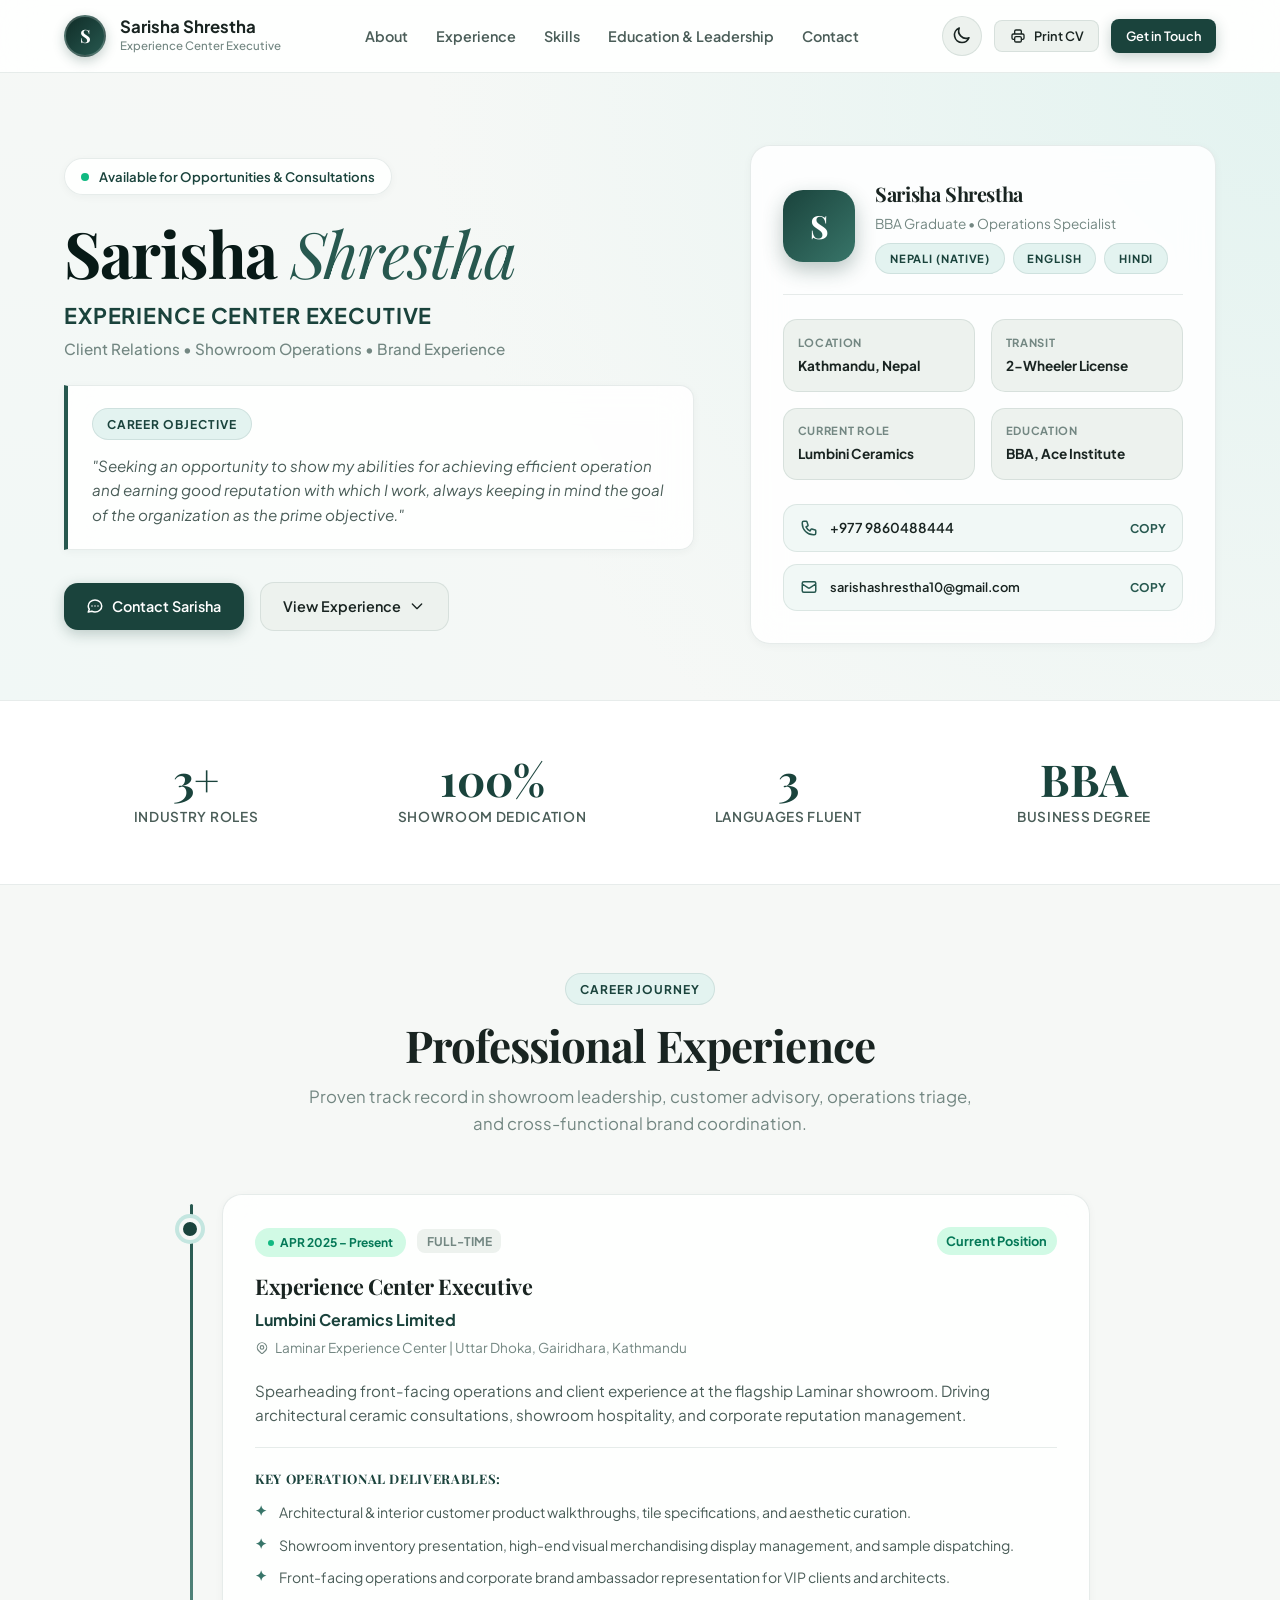
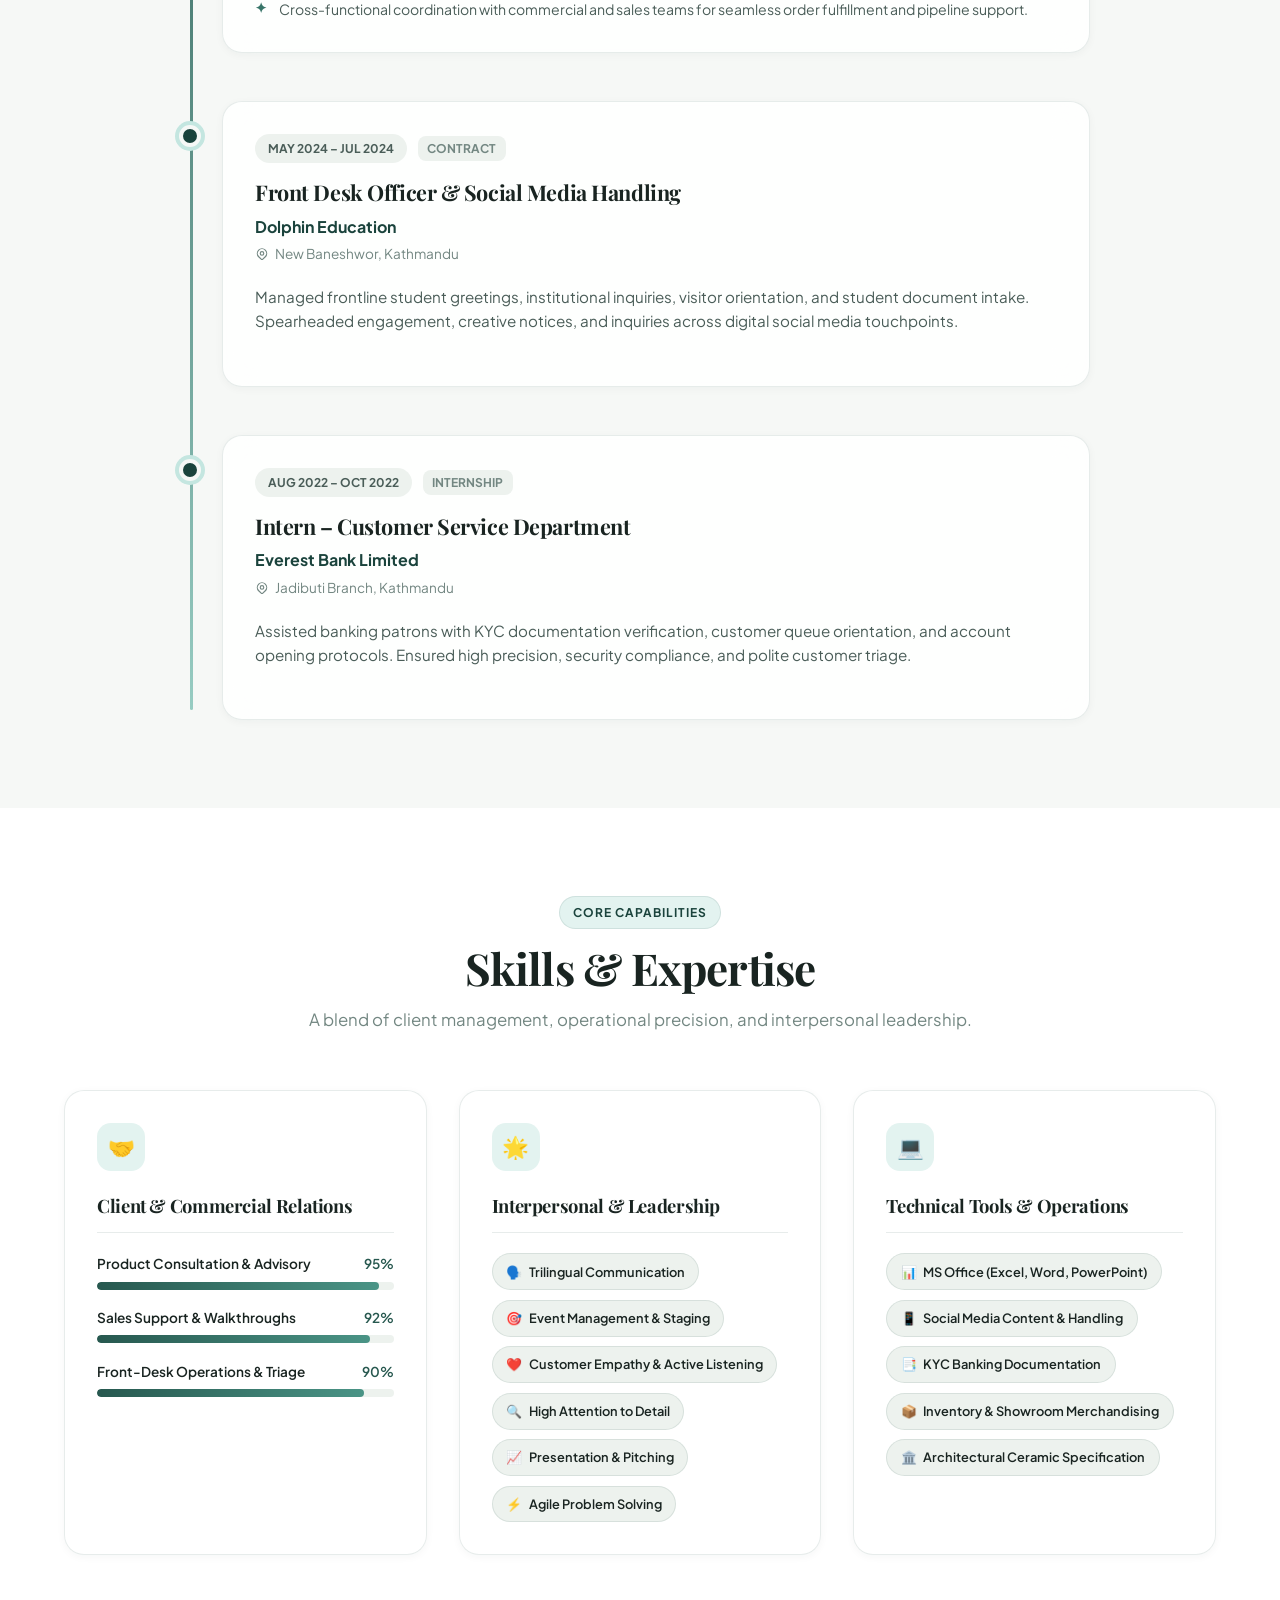
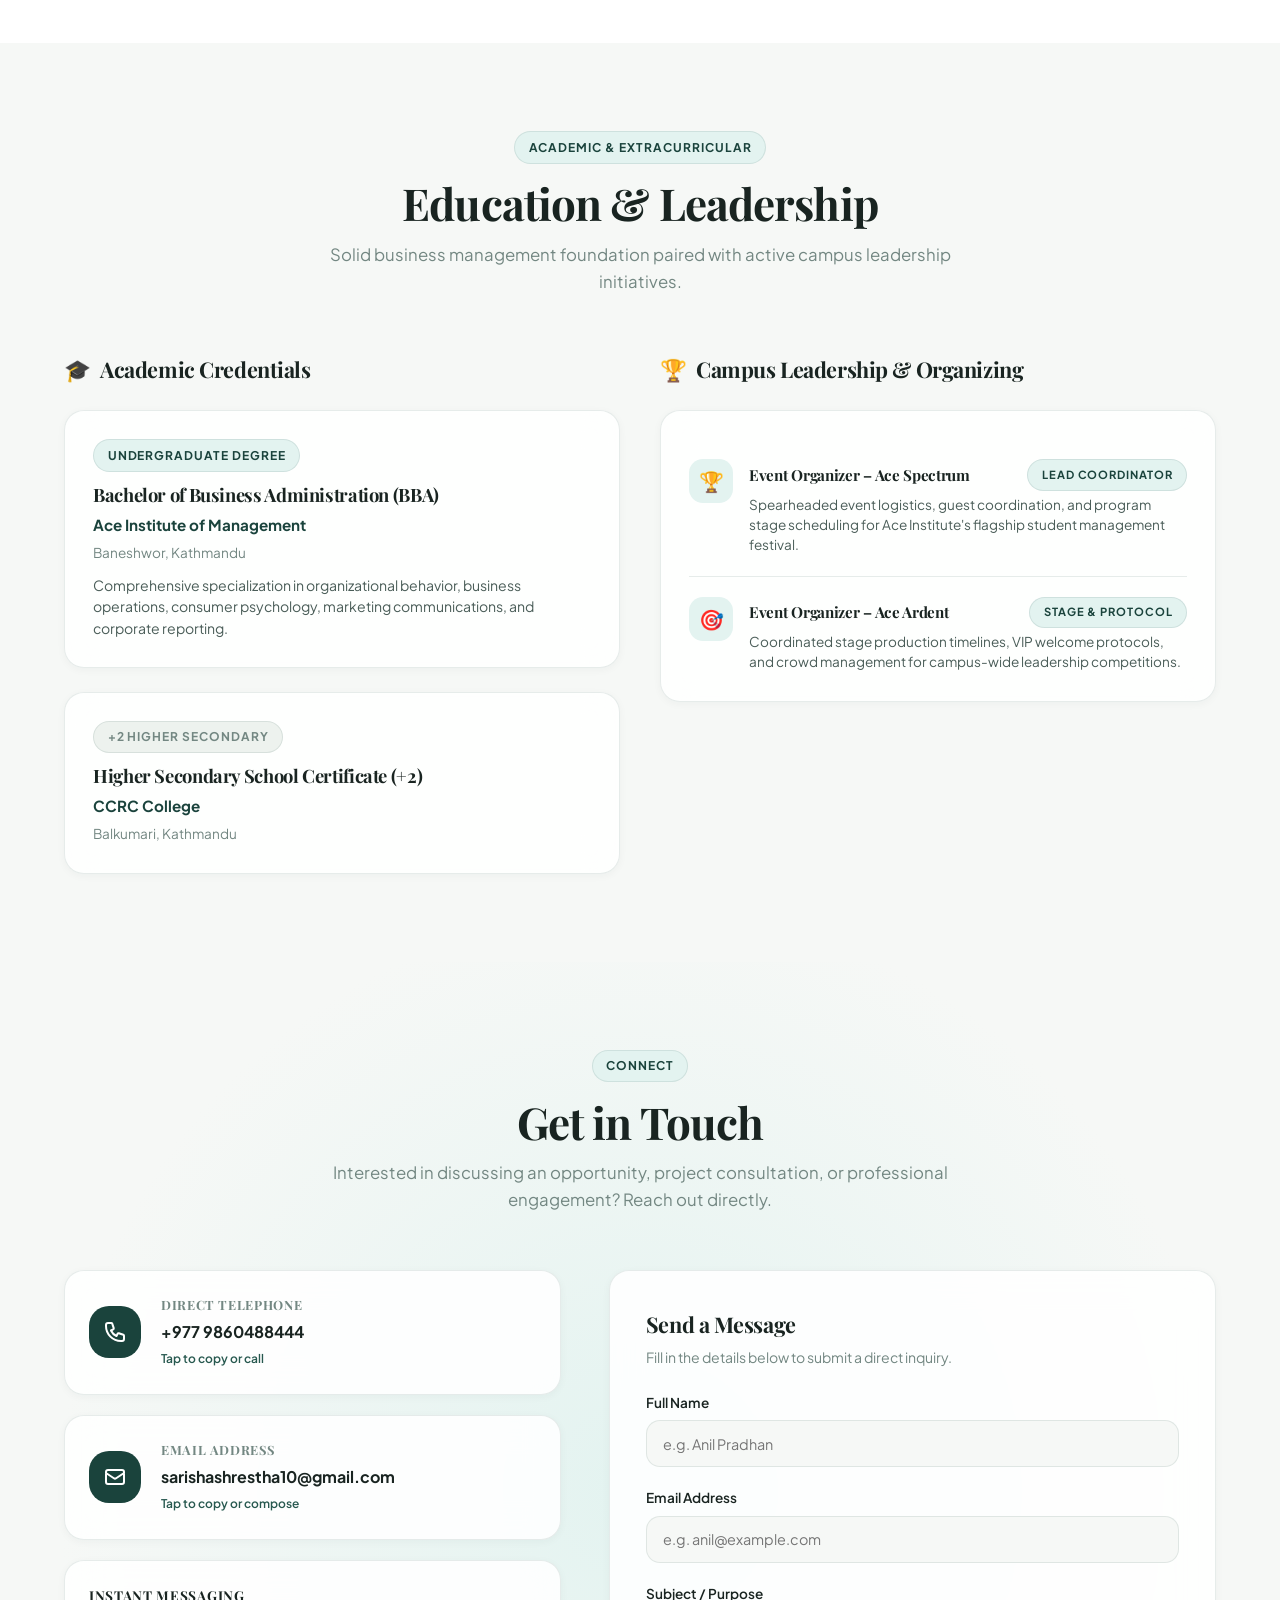
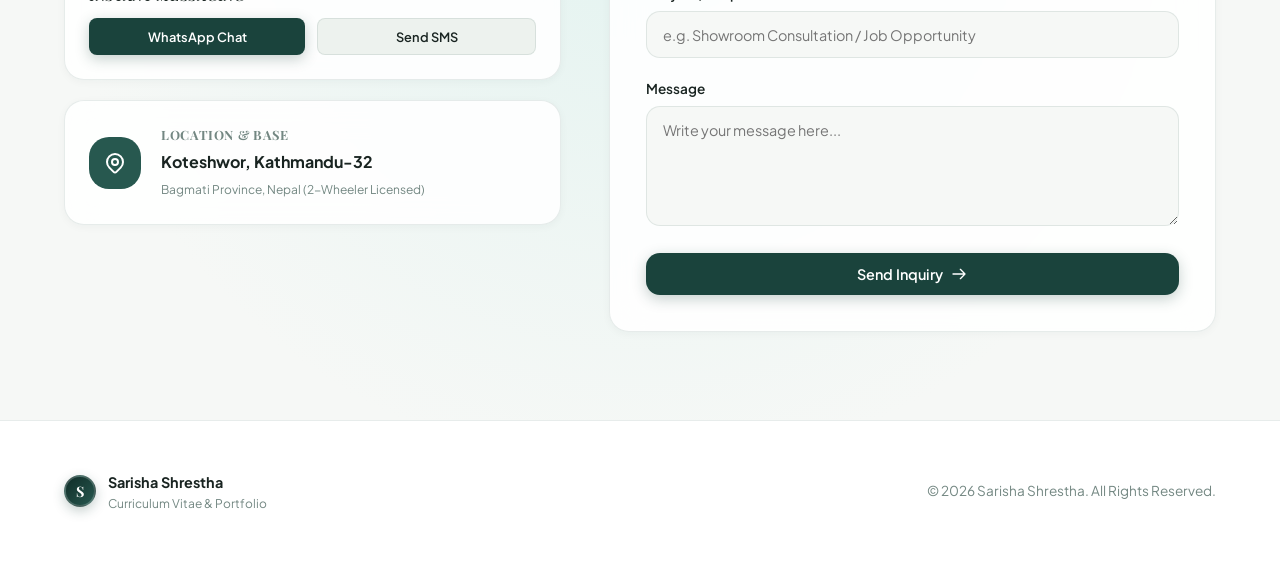
<file: index.html>
<!DOCTYPE html>
<html lang="en">
<head>
  <meta charset="UTF-8">
  <meta name="viewport" content="width=device-width, initial-scale=1.0">
  
  <!-- SEO & OpenGraph Meta Tags -->
  <title>Sarisha Shrestha | Experience Center Executive & Client Relations Portfolio</title>
  <meta name="description" content="Official portfolio and interactive CV of Sarisha Shrestha, Experience Center Executive and Client Relations Specialist based in Kathmandu, Nepal.">
  <meta name="keywords" content="Sarisha Shrestha, Experience Center Executive, Client Relations, Customer Experience, Laminar Ceramics, Kathmandu, Nepal, BBA, Ace Institute of Management">
  <meta name="author" content="Sarisha Shrestha">
  
  <!-- Social Media Meta -->
  <meta property="og:title" content="Sarisha Shrestha | Interactive CV & Portfolio Website">
  <meta property="og:description" content="Explore professional experience, client relations expertise, education, and leadership background of Sarisha Shrestha.">
  <meta property="og:type" content="website">
  
  <!-- Google Fonts: Playfair Display + Plus Jakarta Sans -->
  <link rel="preconnect" href="https://fonts.googleapis.com">
  <link rel="preconnect" href="https://fonts.gstatic.com" crossorigin>
  <link href="https://fonts.googleapis.com/css2?family=Playfair+Display:ital,wght@0,500;0,600;0,700;1,400;1,600&family=Plus+Jakarta+Sans:wght@400;500;600;700;800&display=swap" rel="stylesheet">
  
  <!-- Stylesheets -->
  <link rel="stylesheet" href="styles.css">
  
  <!-- Structured Data (JSON-LD Schema) -->
  <script type="application/ld+json">
  {
    "@context": "https://schema.org",
    "@type": "Person",
    "name": "Sarisha Shrestha",
    "jobTitle": "Experience Center Executive",
    "worksFor": {
      "@type": "Organization",
      "name": "Lumbini Ceramics Limited"
    },
    "address": {
      "@type": "PostalAddress",
      "addressLocality": "Kathmandu",
      "addressCountry": "Nepal"
    },
    "email": "sarishashrestha10@gmail.com",
    "telephone": "+9779860488444",
    "alumniOf": "Ace Institute of Management"
  }
  </script>
</head>
<body>

  <!-- =========================================================================
       HEADER / NAVIGATION BAR
       ========================================================================= -->
  <header class="site-header" id="header">
    <div class="container nav-container">
      <!-- Brand Monogram & Title -->
      <a href="#hero" class="nav-brand" aria-label="Sarisha Shrestha Home">
        <div class="brand-monogram">S</div>
        <div class="brand-text">
          <span class="brand-name">Sarisha Shrestha</span>
          <span class="brand-role">Experience Center Executive</span>
        </div>
      </a>

      <!-- Desktop Navigation Menu -->
      <nav aria-label="Main Navigation">
        <ul class="nav-menu" id="nav-menu">
          <li><a href="#about" class="nav-link">About</a></li>
          <li><a href="#experience" class="nav-link">Experience</a></li>
          <li><a href="#skills" class="nav-link">Skills</a></li>
          <li><a href="#education" class="nav-link">Education & Leadership</a></li>
          <li><a href="#contact" class="nav-link">Contact</a></li>
        </ul>
      </nav>

      <!-- Action Items: Print/PDF & Theme Toggle -->
      <div class="nav-actions">
        <!-- Theme Toggle Button -->
        <button class="btn-icon" id="theme-toggle" title="Toggle Light/Dark Theme" aria-label="Toggle Theme">
          <span id="theme-icon">
            <svg class="w-5 h-5" fill="none" stroke="currentColor" viewBox="0 0 24 24" width="20" height="20">
              <path stroke-linecap="round" stroke-linejoin="round" stroke-width="2" d="M20.354 15.354A9 9 0 018.646 3.646 9.003 9.003 0 0012 21a9.003 9.003 0 008.354-5.646z" />
            </svg>
          </span>
        </button>

        <!-- Print / PDF Button -->
        <button class="btn btn-secondary btn-sm" onclick="window.print()" title="Print or Save CV as PDF">
          <svg width="16" height="16" fill="none" stroke="currentColor" viewBox="0 0 24 24">
            <path stroke-linecap="round" stroke-linejoin="round" stroke-width="2" d="M17 17h2a2 2 0 002-2v-4a2 2 0 00-2-2H5a2 2 0 00-2 2v4a2 2 0 002 2h2m2 4h6a2 2 0 002-2v-4a2 2 0 00-2-2H9a2 2 0 00-2 2v4a2 2 0 002 2zm8-12V5a2 2 0 00-2-2H9a2 2 0 00-2 2v4h10z" />
          </svg>
          Print CV
        </button>

        <!-- Get In Touch CTA -->
        <a href="#contact" class="btn btn-primary btn-sm">
          Get in Touch
        </a>

        <!-- Mobile Menu Toggle -->
        <button class="mobile-toggle" id="mobile-toggle" aria-label="Toggle Navigation Drawer" aria-expanded="false">
          ☰
        </button>
      </div>
    </div>
  </header>

  <!-- =========================================================================
       HERO SECTION
       ========================================================================= -->
  <section class="hero-section" id="hero">
    <div class="container hero-grid">
      
      <!-- Left Column: Introduction & Objective -->
      <div class="hero-intro" id="about">
        <div class="availability-pill">
          <span class="pulse-indicator"></span>
          Available for Opportunities & Consultations
        </div>
        
        <h1 class="hero-name">
          Sarisha <span>Shrestha</span>
        </h1>
        
        <div class="hero-title">
          Experience Center Executive
        </div>
        <p class="hero-specialty">
          Client Relations • Showroom Operations • Brand Experience
        </p>

        <!-- Career Objective Quote Card -->
        <div class="hero-quote-card glass-card">
          <span class="badge-tag">Career Objective</span>
          <p>
            "Seeking an opportunity to show my abilities for achieving efficient operation and earning good reputation with which I work, always keeping in mind the goal of the organization as the prime objective."
          </p>
        </div>

        <!-- Call to Action Buttons -->
        <div class="hero-cta-group">
          <a href="#contact" class="btn btn-primary">
            <svg width="18" height="18" fill="none" stroke="currentColor" viewBox="0 0 24 24">
              <path stroke-linecap="round" stroke-linejoin="round" stroke-width="2" d="M8 12h.01M12 12h.01M16 12h.01M21 12c0 4.418-4.03 8-9 8a9.863 9.863 0 01-4.255-.949L3 20l1.395-3.72C3.512 15.042 3 13.574 3 12c0-4.418 4.03-8 9-8s9 3.582 9 8z" />
            </svg>
            Contact Sarisha
          </a>
          <a href="#experience" class="btn btn-secondary">
            View Experience
            <svg width="16" height="16" fill="none" stroke="currentColor" viewBox="0 0 24 24">
              <path stroke-linecap="round" stroke-linejoin="round" stroke-width="2" d="M19 9l-7 7-7-7" />
            </svg>
          </a>
        </div>
      </div>

      <!-- Right Column: Profile Overview Card -->
      <div class="hero-card glass-card">
        <div class="hero-card-header">
          <div class="profile-avatar-box">S</div>
          <div>
            <h3 style="font-size: 1.25rem; font-family: var(--font-serif); margin-bottom: 0.2rem;">Sarisha Shrestha</h3>
            <p style="font-size: 0.85rem; color: var(--text-muted);">BBA Graduate • Operations Specialist</p>
            <div style="display: flex; gap: 0.5rem; margin-top: 0.5rem; flex-wrap: wrap;">
              <span class="badge-tag" style="margin: 0; font-size: 0.7rem;">Nepali (Native)</span>
              <span class="badge-tag" style="margin: 0; font-size: 0.7rem;">English</span>
              <span class="badge-tag" style="margin: 0; font-size: 0.7rem;">Hindi</span>
            </div>
          </div>
        </div>

        <!-- Quick Meta Details -->
        <div class="hero-meta-list">
          <div class="hero-meta-item">
            <span class="hero-meta-label">Location</span>
            <span class="hero-meta-value">Kathmandu, Nepal</span>
          </div>
          <div class="hero-meta-item">
            <span class="hero-meta-label">Transit</span>
            <span class="hero-meta-value">2-Wheeler License</span>
          </div>
          <div class="hero-meta-item">
            <span class="hero-meta-label">Current Role</span>
            <span class="hero-meta-value">Lumbini Ceramics</span>
          </div>
          <div class="hero-meta-item">
            <span class="hero-meta-label">Education</span>
            <span class="hero-meta-value">BBA, Ace Institute</span>
          </div>
        </div>

        <!-- Quick One-Click Actions -->
        <div class="hero-contact-quick">
          <div class="quick-link-row" onclick="copyToClipboard('+9779860488444', 'Phone number copied!')" style="cursor: pointer;" title="Click to copy phone number">
            <div class="quick-link-info">
              <svg width="18" height="18" fill="none" stroke="currentColor" viewBox="0 0 24 24" style="color: var(--forest-700);">
                <path stroke-linecap="round" stroke-linejoin="round" stroke-width="2" d="M3 5a2 2 0 012-2h3.28a1 1 0 01.948.684l1.498 4.493a1 1 0 01-.502 1.21l-2.257 1.13a11.042 11.042 0 005.516 5.516l1.13-2.257a1 1 0 011.21-.502l4.493 1.498a1 1 0 01.684.949V19a2 2 0 01-2 2h-1C9.716 21 3 14.284 3 6V5z" />
              </svg>
              <span>+977 9860488444</span>
            </div>
            <span style="font-size: 0.75rem; font-weight: 700; color: var(--forest-700);">COPY</span>
          </div>

          <div class="quick-link-row" onclick="copyToClipboard('sarishashrestha10@gmail.com', 'Email copied!')" style="cursor: pointer;" title="Click to copy email">
            <div class="quick-link-info">
              <svg width="18" height="18" fill="none" stroke="currentColor" viewBox="0 0 24 24" style="color: var(--forest-700);">
                <path stroke-linecap="round" stroke-linejoin="round" stroke-width="2" d="M3 8l7.89 5.26a2 2 0 002.22 0L21 8M5 19h14a2 2 0 002-2V7a2 2 0 00-2-2H5a2 2 0 00-2 2v10a2 2 0 002 2z" />
              </svg>
              <span style="font-size: 0.8rem;">sarishashrestha10@gmail.com</span>
            </div>
            <span style="font-size: 0.75rem; font-weight: 700; color: var(--forest-700);">COPY</span>
          </div>
        </div>
      </div>

    </div>
  </section>

  <!-- =========================================================================
       METRICS & HIGHLIGHTS STRIP
       ========================================================================= -->
  <section class="metrics-section">
    <div class="container metrics-grid">
      <div class="metric-card">
        <div class="metric-number">3+</div>
        <div class="metric-label">Industry Roles</div>
      </div>
      <div class="metric-card">
        <div class="metric-number">100%</div>
        <div class="metric-label">Showroom Dedication</div>
      </div>
      <div class="metric-card">
        <div class="metric-number">3</div>
        <div class="metric-label">Languages Fluent</div>
      </div>
      <div class="metric-card">
        <div class="metric-number">BBA</div>
        <div class="metric-label">Business Degree</div>
      </div>
    </div>
  </section>

  <!-- =========================================================================
       EXPERIENCE SECTION (INTERACTIVE TIMELINE)
       ========================================================================= -->
  <section class="section" id="experience">
    <div class="container">
      <div class="section-header">
        <span class="badge-tag">Career Journey</span>
        <h2 class="section-title">Professional Experience</h2>
        <p class="section-subtitle">
          Proven track record in showroom leadership, customer advisory, operations triage, and cross-functional brand coordination.
        </p>
      </div>

      <div class="experience-timeline">
        
        <!-- Role 1: Current Role at Lumbini Ceramics -->
        <div class="timeline-item">
          <div class="timeline-marker"></div>
          <div class="experience-card glass-card">
            <div class="exp-header">
              <div>
                <span class="exp-period">
                  <span class="pulse-indicator" style="width: 6px; height: 6px;"></span>
                  APR 2025 – Present
                </span>
                <span class="exp-type" style="margin-left: 0.5rem;">Full-time</span>
              </div>
              <span style="font-size: 0.8rem; font-weight: 700; color: var(--emerald-dark); background: var(--emerald-light); padding: 0.25rem 0.6rem; border-radius: var(--radius-full);">Current Position</span>
            </div>

            <h3 class="exp-role-title">Experience Center Executive</h3>
            <div class="exp-company">
              <span>Lumbini Ceramics Limited</span>
            </div>
            <div class="exp-location">
              <svg width="14" height="14" fill="none" stroke="currentColor" viewBox="0 0 24 24">
                <path stroke-linecap="round" stroke-linejoin="round" stroke-width="2" d="M17.657 16.657L13.414 20.9a1.998 1.998 0 01-2.827 0l-4.244-4.243a8 8 0 1111.314 0z" />
                <path stroke-linecap="round" stroke-linejoin="round" stroke-width="2" d="M15 11a3 3 0 11-6 0 3 3 0 016 0z" />
              </svg>
              Laminar Experience Center | Uttar Dhoka, Gairidhara, Kathmandu
            </div>

            <p class="exp-description">
              Spearheading front-facing operations and client experience at the flagship Laminar showroom. Driving architectural ceramic consultations, showroom hospitality, and corporate reputation management.
            </p>

            <div class="exp-responsibilities">
              <h4 style="font-size: 0.82rem; text-transform: uppercase; letter-spacing: 0.05em; color: var(--forest-800); margin-bottom: 0.75rem;">Key Operational Deliverables:</h4>
              <ul class="resp-list">
                <li class="resp-item">
                  <span class="resp-bullet">✦</span>
                  <span>Architectural & interior customer product walkthroughs, tile specifications, and aesthetic curation.</span>
                </li>
                <li class="resp-item">
                  <span class="resp-bullet">✦</span>
                  <span>Showroom inventory presentation, high-end visual merchandising display management, and sample dispatching.</span>
                </li>
                <li class="resp-item">
                  <span class="resp-bullet">✦</span>
                  <span>Front-facing operations and corporate brand ambassador representation for VIP clients and architects.</span>
                </li>
                <li class="resp-item">
                  <span class="resp-bullet">✦</span>
                  <span>Cross-functional coordination with commercial and sales teams for seamless order fulfillment and pipeline support.</span>
                </li>
              </ul>
            </div>
          </div>
        </div>

        <!-- Role 2: Dolphin Education -->
        <div class="timeline-item">
          <div class="timeline-marker"></div>
          <div class="experience-card glass-card">
            <div class="exp-header">
              <div>
                <span class="exp-period" style="background: var(--bg-subtle); color: var(--text-secondary);">
                  MAY 2024 – JUL 2024
                </span>
                <span class="exp-type" style="margin-left: 0.5rem;">Contract</span>
              </div>
            </div>

            <h3 class="exp-role-title">Front Desk Officer & Social Media Handling</h3>
            <div class="exp-company">
              <span>Dolphin Education</span>
            </div>
            <div class="exp-location">
              <svg width="14" height="14" fill="none" stroke="currentColor" viewBox="0 0 24 24">
                <path stroke-linecap="round" stroke-linejoin="round" stroke-width="2" d="M17.657 16.657L13.414 20.9a1.998 1.998 0 01-2.827 0l-4.244-4.243a8 8 0 1111.314 0z" />
                <path stroke-linecap="round" stroke-linejoin="round" stroke-width="2" d="M15 11a3 3 0 11-6 0 3 3 0 016 0z" />
              </svg>
              New Baneshwor, Kathmandu
            </div>

            <p class="exp-description">
              Managed frontline student greetings, institutional inquiries, visitor orientation, and student document intake. Spearheaded engagement, creative notices, and inquiries across digital social media touchpoints.
            </p>
          </div>
        </div>

        <!-- Role 3: Everest Bank Limited -->
        <div class="timeline-item">
          <div class="timeline-marker"></div>
          <div class="experience-card glass-card">
            <div class="exp-header">
              <div>
                <span class="exp-period" style="background: var(--bg-subtle); color: var(--text-secondary);">
                  AUG 2022 – OCT 2022
                </span>
                <span class="exp-type" style="margin-left: 0.5rem;">Internship</span>
              </div>
            </div>

            <h3 class="exp-role-title">Intern – Customer Service Department</h3>
            <div class="exp-company">
              <span>Everest Bank Limited</span>
            </div>
            <div class="exp-location">
              <svg width="14" height="14" fill="none" stroke="currentColor" viewBox="0 0 24 24">
                <path stroke-linecap="round" stroke-linejoin="round" stroke-width="2" d="M17.657 16.657L13.414 20.9a1.998 1.998 0 01-2.827 0l-4.244-4.243a8 8 0 1111.314 0z" />
                <path stroke-linecap="round" stroke-linejoin="round" stroke-width="2" d="M15 11a3 3 0 11-6 0 3 3 0 016 0z" />
              </svg>
              Jadibuti Branch, Kathmandu
            </div>

            <p class="exp-description">
              Assisted banking patrons with KYC documentation verification, customer queue orientation, and account opening protocols. Ensured high precision, security compliance, and polite customer triage.
            </p>
          </div>
        </div>

      </div>
    </div>
  </section>

  <!-- =========================================================================
       SKILLS & EXPERTISE MATRIX
       ========================================================================= -->
  <section class="section" id="skills" style="background: var(--bg-secondary);">
    <div class="container">
      <div class="section-header">
        <span class="badge-tag">Core Capabilities</span>
        <h2 class="section-title">Skills & Expertise</h2>
        <p class="section-subtitle">
          A blend of client management, operational precision, and interpersonal leadership.
        </p>
      </div>

      <div class="skills-grid">
        
        <!-- Category 1: Client Relations & Advisory -->
        <div class="skill-category-card glass-card">
          <div class="skill-card-icon">🤝</div>
          <h3 class="skill-card-title">Client & Commercial Relations</h3>
          
          <div class="skill-bars-list">
            <div class="skill-bar-item">
              <div class="skill-bar-label">
                <span>Product Consultation & Advisory</span>
                <span style="color: var(--forest-700);">95%</span>
              </div>
              <div class="skill-progress-bg">
                <div class="skill-progress-fill" style="width: 95%;"></div>
              </div>
            </div>

            <div class="skill-bar-item">
              <div class="skill-bar-label">
                <span>Sales Support & Walkthroughs</span>
                <span style="color: var(--forest-700);">92%</span>
              </div>
              <div class="skill-progress-bg">
                <div class="skill-progress-fill" style="width: 92%;"></div>
              </div>
            </div>

            <div class="skill-bar-item">
              <div class="skill-bar-label">
                <span>Front-Desk Operations & Triage</span>
                <span style="color: var(--forest-700);">90%</span>
              </div>
              <div class="skill-progress-bg">
                <div class="skill-progress-fill" style="width: 90%;"></div>
              </div>
            </div>
          </div>
        </div>

        <!-- Category 2: Interpersonal & Leadership -->
        <div class="skill-category-card glass-card">
          <div class="skill-card-icon">🌟</div>
          <h3 class="skill-card-title">Interpersonal & Leadership</h3>
          
          <div class="skill-chips-wrap">
            <div class="skill-chip">
              <span>🗣️</span> Trilingual Communication
            </div>
            <div class="skill-chip">
              <span>🎯</span> Event Management & Staging
            </div>
            <div class="skill-chip">
              <span>❤️</span> Customer Empathy & Active Listening
            </div>
            <div class="skill-chip">
              <span>🔍</span> High Attention to Detail
            </div>
            <div class="skill-chip">
              <span>📈</span> Presentation & Pitching
            </div>
            <div class="skill-chip">
              <span>⚡</span> Agile Problem Solving
            </div>
          </div>
        </div>

        <!-- Category 3: Technical Tools & Administration -->
        <div class="skill-category-card glass-card">
          <div class="skill-card-icon">💻</div>
          <h3 class="skill-card-title">Technical Tools & Operations</h3>
          
          <div class="skill-chips-wrap">
            <div class="skill-chip">
              <span>📊</span> MS Office (Excel, Word, PowerPoint)
            </div>
            <div class="skill-chip">
              <span>📱</span> Social Media Content & Handling
            </div>
            <div class="skill-chip">
              <span>📑</span> KYC Banking Documentation
            </div>
            <div class="skill-chip">
              <span>📦</span> Inventory & Showroom Merchandising
            </div>
            <div class="skill-chip">
              <span>🏛️</span> Architectural Ceramic Specification
            </div>
          </div>
        </div>

      </div>
    </div>
  </section>

  <!-- =========================================================================
       EDUCATION & LEADERSHIP SECTION
       ========================================================================= -->
  <section class="section" id="education">
    <div class="container">
      <div class="section-header">
        <span class="badge-tag">Academic & Extracurricular</span>
        <h2 class="section-title">Education & Leadership</h2>
        <p class="section-subtitle">
          Solid business management foundation paired with active campus leadership initiatives.
        </p>
      </div>

      <div class="edu-lead-grid">
        
        <!-- Left: Academic Degrees -->
        <div>
          <h3 class="edu-column-title">
            <span style="color: var(--forest-700);">🎓</span> Academic Credentials
          </h3>
          
          <div class="edu-cards-list">
            <!-- BBA -->
            <div class="edu-item-card glass-card">
              <span class="badge-tag" style="margin-bottom: 0.5rem;">Undergraduate Degree</span>
              <h4 class="edu-degree">Bachelor of Business Administration (BBA)</h4>
              <div class="edu-institution">Ace Institute of Management</div>
              <p style="font-size: 0.85rem; color: var(--text-muted); margin-top: 0.25rem;">Baneshwor, Kathmandu</p>
              <p style="font-size: 0.88rem; margin-top: 0.75rem; line-height: 1.5;">
                Comprehensive specialization in organizational behavior, business operations, consumer psychology, marketing communications, and corporate reporting.
              </p>
            </div>

            <!-- +2 Higher Secondary -->
            <div class="edu-item-card glass-card">
              <span class="badge-tag" style="margin-bottom: 0.5rem; background: var(--bg-subtle); color: var(--text-muted);">+2 Higher Secondary</span>
              <h4 class="edu-degree">Higher Secondary School Certificate (+2)</h4>
              <div class="edu-institution">CCRC College</div>
              <p style="font-size: 0.85rem; color: var(--text-muted); margin-top: 0.25rem;">Balkumari, Kathmandu</p>
            </div>
          </div>
        </div>

        <!-- Right: Leadership & Volunteering -->
        <div>
          <h3 class="edu-column-title">
            <span style="color: var(--forest-700);">🏆</span> Campus Leadership & Organizing
          </h3>

          <div class="glass-card" style="padding: 1.75rem;">
            <!-- Spectrum -->
            <div class="leadership-item">
              <div class="lead-icon-box">🏆</div>
              <div>
                <div style="display: flex; justify-content: space-between; align-items: center; margin-bottom: 0.25rem;">
                  <h4 style="font-size: 0.95rem; font-weight: 700;">Event Organizer – Ace Spectrum</h4>
                  <span class="badge-tag" style="margin: 0; font-size: 0.7rem;">Lead Coordinator</span>
                </div>
                <p style="font-size: 0.85rem; line-height: 1.5; color: var(--text-secondary);">
                  Spearheaded event logistics, guest coordination, and program stage scheduling for Ace Institute's flagship student management festival.
                </p>
              </div>
            </div>

            <!-- Ardent -->
            <div class="leadership-item">
              <div class="lead-icon-box">🎯</div>
              <div>
                <div style="display: flex; justify-content: space-between; align-items: center; margin-bottom: 0.25rem;">
                  <h4 style="font-size: 0.95rem; font-weight: 700;">Event Organizer – Ace Ardent</h4>
                  <span class="badge-tag" style="margin: 0; font-size: 0.7rem;">Stage & Protocol</span>
                </div>
                <p style="font-size: 0.85rem; line-height: 1.5; color: var(--text-secondary);">
                  Coordinated stage production timelines, VIP welcome protocols, and crowd management for campus-wide leadership competitions.
                </p>
              </div>
            </div>
          </div>
        </div>

      </div>
    </div>
  </section>

  <!-- =========================================================================
       CONTACT & GET IN TOUCH SECTION
       ========================================================================= -->
  <section class="section contact-section" id="contact">
    <div class="container">
      <div class="section-header">
        <span class="badge-tag">Connect</span>
        <h2 class="section-title">Get in Touch</h2>
        <p class="section-subtitle">
          Interested in discussing an opportunity, project consultation, or professional engagement? Reach out directly.
        </p>
      </div>

      <div class="contact-grid">
        
        <!-- Left: Direct Contact Information Cards -->
        <div class="contact-cards-stack">
          
          <!-- Direct Phone -->
          <div class="contact-info-card glass-card" onclick="copyToClipboard('+9779860488444', 'Phone number copied!')" title="Click to copy phone number">
            <div class="contact-icon-large">
              <svg width="24" height="24" fill="none" stroke="currentColor" viewBox="0 0 24 24">
                <path stroke-linecap="round" stroke-linejoin="round" stroke-width="2" d="M3 5a2 2 0 012-2h3.28a1 1 0 01.948.684l1.498 4.493a1 1 0 01-.502 1.21l-2.257 1.13a11.042 11.042 0 005.516 5.516l1.13-2.257a1 1 0 011.21-.502l4.493 1.498a1 1 0 01.684.949V19a2 2 0 01-2 2h-1C9.716 21 3 14.284 3 6V5z" />
              </svg>
            </div>
            <div class="contact-detail-text">
              <h4>Direct Telephone</h4>
              <p>+977 9860488444</p>
              <span style="font-size: 0.75rem; color: var(--forest-700); font-weight: 600;">Tap to copy or call</span>
            </div>
          </div>

          <!-- Email -->
          <div class="contact-info-card glass-card" onclick="copyToClipboard('sarishashrestha10@gmail.com', 'Email copied!')" title="Click to copy email">
            <div class="contact-icon-large">
              <svg width="24" height="24" fill="none" stroke="currentColor" viewBox="0 0 24 24">
                <path stroke-linecap="round" stroke-linejoin="round" stroke-width="2" d="M3 8l7.89 5.26a2 2 0 002.22 0L21 8M5 19h14a2 2 0 002-2V7a2 2 0 00-2-2H5a2 2 0 00-2 2v10a2 2 0 002 2z" />
              </svg>
            </div>
            <div class="contact-detail-text">
              <h4>Email Address</h4>
              <p style="word-break: break-all;">sarishashrestha10@gmail.com</p>
              <span style="font-size: 0.75rem; color: var(--forest-700); font-weight: 600;">Tap to copy or compose</span>
            </div>
          </div>

          <!-- WhatsApp & Instant Messaging -->
          <div class="glass-card" style="padding: 1.5rem;">
            <h4 style="font-size: 0.85rem; font-weight: 700; text-transform: uppercase; letter-spacing: 0.05em; margin-bottom: 0.75rem;">Instant Messaging</h4>
            <div style="display: flex; gap: 0.75rem; flex-wrap: wrap;">
              <a href="https://wa.me/9779860488444?text=Hello%20Sarisha,%20I%20reviewed%20your%20portfolio%20website%20and%20would%20like%20to%20connect." target="_blank" class="btn btn-primary btn-sm" style="flex: 1;">
                WhatsApp Chat
              </a>
              <a href="sms:+9779860488444?body=Hello%20Sarisha,%20I%20reviewed%20your%20portfolio." class="btn btn-secondary btn-sm" style="flex: 1;">
                Send SMS
              </a>
            </div>
          </div>

          <!-- Location -->
          <div class="contact-info-card glass-card">
            <div class="contact-icon-large" style="background: var(--forest-700);">
              <svg width="24" height="24" fill="none" stroke="currentColor" viewBox="0 0 24 24">
                <path stroke-linecap="round" stroke-linejoin="round" stroke-width="2" d="M17.657 16.657L13.414 20.9a1.998 1.998 0 01-2.827 0l-4.244-4.243a8 8 0 1111.314 0z" />
                <path stroke-linecap="round" stroke-linejoin="round" stroke-width="2" d="M15 11a3 3 0 11-6 0 3 3 0 016 0z" />
              </svg>
            </div>
            <div class="contact-detail-text">
              <h4>Location & Base</h4>
              <p>Koteshwor, Kathmandu-32</p>
              <span style="font-size: 0.75rem; color: var(--text-muted);">Bagmati Province, Nepal (2-Wheeler Licensed)</span>
            </div>
          </div>

        </div>

        <!-- Right: Interactive Message Portal -->
        <div class="contact-form-card glass-card">
          <h3 style="font-size: 1.35rem; margin-bottom: 0.25rem;">Send a Message</h3>
          <p style="font-size: 0.88rem; color: var(--text-muted); margin-bottom: 1.5rem;">
            Fill in the details below to submit a direct inquiry.
          </p>

          <form id="contact-form">
            <div class="form-group">
              <label for="form-name" class="form-label">Full Name</label>
              <input type="text" id="form-name" class="form-control" placeholder="e.g. Anil Pradhan" required>
            </div>

            <div class="form-group">
              <label for="form-email" class="form-label">Email Address</label>
              <input type="email" id="form-email" class="form-control" placeholder="e.g. anil@example.com" required>
            </div>

            <div class="form-group">
              <label for="form-subject" class="form-label">Subject / Purpose</label>
              <input type="text" id="form-subject" class="form-control" placeholder="e.g. Showroom Consultation / Job Opportunity" required>
            </div>

            <div class="form-group">
              <label for="form-message" class="form-label">Message</label>
              <textarea id="form-message" class="form-control" placeholder="Write your message here..." required></textarea>
            </div>

            <button type="submit" class="btn btn-primary" style="width: 100%;">
              Send Inquiry
              <svg width="16" height="16" fill="none" stroke="currentColor" viewBox="0 0 24 24">
                <path stroke-linecap="round" stroke-linejoin="round" stroke-width="2" d="M14 5l7 7m0 0l-7 7m7-7H3" />
              </svg>
            </button>
          </form>
        </div>

      </div>
    </div>
  </section>

  <!-- =========================================================================
       FOOTER
       ========================================================================= -->
  <footer class="site-footer">
    <div class="container footer-content">
      <div style="display: flex; align-items: center; gap: 0.75rem;">
        <div class="brand-monogram" style="width: 32px; height: 32px; font-size: 0.9rem;">S</div>
        <div>
          <span style="font-weight: 700; font-size: 0.9rem;">Sarisha Shrestha</span>
          <span style="font-size: 0.75rem; color: var(--text-muted); display: block;">Curriculum Vitae & Portfolio</span>
        </div>
      </div>

      <div class="footer-credits">
        © 2026 Sarisha Shrestha. All Rights Reserved.
      </div>
    </div>
  </footer>

  <!-- Scripts -->
  <script src="script.js"></script>
</body>
</html>
</file>
<file: styles.css>
/* ==========================================================================
   SARISHA SHRESTHA - PORTFOLIO & INTERACTIVE CV WEBSITE
   Design System & Responsive Styles
   ========================================================================== */

/* --- Custom Properties / Theme Variables --- */
:root {
  /* Light Theme Palette */
  --bg-primary: #f6f8f6;
  --bg-secondary: #ffffff;
  --bg-surface: rgba(255, 255, 255, 0.88);
  --bg-surface-hover: #ffffff;
  --bg-subtle: #edf2ee;
  --border-subtle: rgba(26, 67, 60, 0.1);
  --border-strong: rgba(26, 67, 60, 0.2);
  
  /* Primary Forest / Emerald Accents */
  --forest-950: #081a17;
  --forest-900: #102d28;
  --forest-800: #1a433c;
  --forest-700: #27584f;
  --forest-600: #387569;
  --forest-500: #4a9486;
  --forest-400: #6caea2;
  --forest-300: #97ccc2;
  --forest-200: #c4e6e0;
  --forest-100: #e3f3f0;
  --forest-50: #f1f8f6;
  
  --emerald-accent: #10b981;
  --emerald-light: #d1fae5;
  --emerald-dark: #047857;
  
  /* Text Colors */
  --text-primary: #192421;
  --text-secondary: #4a5d58;
  --text-muted: #738782;
  --text-inverse: #ffffff;
  
  /* Elevation & Shadows */
  --shadow-sm: 0 2px 8px rgba(16, 45, 40, 0.04);
  --shadow-md: 0 8px 24px -4px rgba(16, 45, 40, 0.08);
  --shadow-lg: 0 16px 40px -8px rgba(16, 45, 40, 0.12);
  --shadow-glow: 0 0 24px rgba(16, 185, 129, 0.25);
  
  /* Typography */
  --font-serif: 'Playfair Display', Georgia, serif;
  --font-sans: 'Plus Jakarta Sans', -apple-system, BlinkMacSystemFont, 'Segoe UI', Roboto, sans-serif;
  
  /* Radii & Transitions */
  --radius-sm: 8px;
  --radius-md: 14px;
  --radius-lg: 20px;
  --radius-full: 9999px;
  --transition-fast: 0.18s cubic-bezier(0.16, 1, 0.3, 1);
  --transition-normal: 0.3s cubic-bezier(0.16, 1, 0.3, 1);
}

/* --- Dark Theme Palette --- */
[data-theme="dark"] {
  --bg-primary: #0a1110;
  --bg-secondary: #121c1a;
  --bg-surface: rgba(18, 28, 26, 0.88);
  --bg-surface-hover: #172421;
  --bg-subtle: #162220;
  --border-subtle: rgba(196, 230, 224, 0.12);
  --border-strong: rgba(196, 230, 224, 0.22);
  
  --text-primary: #f1f5f3;
  --text-secondary: #a9beba;
  --text-muted: #728984;
  --text-inverse: #0a1110;
  
  --forest-50: #14221f;
  --forest-100: #1b2f2b;
  --forest-200: #26423c;
  
  --shadow-sm: 0 2px 8px rgba(0, 0, 0, 0.3);
  --shadow-md: 0 8px 24px -4px rgba(0, 0, 0, 0.4);
  --shadow-lg: 0 16px 40px -8px rgba(0, 0, 0, 0.5);
}

/* --- Global Reset & Base Styles --- */
*, *::before, *::after {
  box-sizing: border-box;
  margin: 0;
  padding: 0;
}

html {
  scroll-behavior: smooth;
  font-size: 16px;
  -webkit-text-size-adjust: 100%;
}

body {
  font-family: var(--font-sans);
  background-color: var(--bg-primary);
  color: var(--text-primary);
  line-height: 1.6;
  transition: background-color var(--transition-normal), color var(--transition-normal);
  overflow-x: hidden;
  -webkit-font-smoothing: antialiased;
  -moz-osx-font-smoothing: grayscale;
}

/* Custom Scrollbar */
::-webkit-scrollbar {
  width: 8px;
  height: 8px;
}
::-webkit-scrollbar-track {
  background: var(--bg-primary);
}
::-webkit-scrollbar-thumb {
  background: var(--forest-400);
  border-radius: var(--radius-full);
}
::-webkit-scrollbar-thumb:hover {
  background: var(--forest-600);
}

/* Typography Helpers */
h1, h2, h3, h4, .font-serif {
  font-family: var(--font-serif);
  color: var(--text-primary);
  font-weight: 700;
  letter-spacing: -0.02em;
}

p {
  color: var(--text-secondary);
}

a {
  color: inherit;
  text-decoration: none;
  transition: color var(--transition-fast);
}

button, input, textarea {
  font-family: inherit;
}

/* --- Container & Layout Utilities --- */
.container {
  width: 100%;
  max-width: 1200px;
  margin: 0 auto;
  padding: 0 1.5rem;
}

.container-narrow {
  max-width: 960px;
}

.section {
  padding: 5.5rem 0;
  position: relative;
}

.section-header {
  text-align: center;
  max-width: 680px;
  margin: 0 auto 3.5rem auto;
}

.badge-tag {
  display: inline-flex;
  align-items: center;
  gap: 0.5rem;
  padding: 0.35rem 0.85rem;
  border-radius: var(--radius-full);
  font-size: 0.75rem;
  font-weight: 700;
  text-transform: uppercase;
  letter-spacing: 0.08em;
  background: var(--forest-100);
  color: var(--forest-800);
  border: 1px solid var(--border-subtle);
  margin-bottom: 0.85rem;
}

[data-theme="dark"] .badge-tag {
  background: var(--forest-100);
  color: var(--forest-300);
}

.section-title {
  font-size: clamp(2rem, 3.5vw, 2.75rem);
  line-height: 1.2;
  margin-bottom: 0.75rem;
}

.section-subtitle {
  font-size: 1.05rem;
  color: var(--text-muted);
}

/* --- Glass Card Component --- */
.glass-card {
  background: var(--bg-surface);
  backdrop-filter: blur(16px);
  -webkit-backdrop-filter: blur(16px);
  border: 1px solid var(--border-subtle);
  border-radius: var(--radius-lg);
  box-shadow: var(--shadow-sm);
  transition: transform var(--transition-normal), box-shadow var(--transition-normal), border-color var(--transition-normal);
}

.glass-card:hover {
  border-color: var(--border-strong);
  box-shadow: var(--shadow-md);
}

/* --- Buttons & Action Elements --- */
.btn {
  display: inline-flex;
  align-items: center;
  justify-content: center;
  gap: 0.5rem;
  padding: 0.75rem 1.4rem;
  border-radius: var(--radius-md);
  font-size: 0.9rem;
  font-weight: 600;
  cursor: pointer;
  border: none;
  transition: all var(--transition-fast);
  white-space: nowrap;
}

.btn-primary {
  background: var(--forest-800);
  color: #ffffff !important;
  box-shadow: 0 4px 14px rgba(26, 67, 60, 0.25);
}

.btn-primary:hover {
  background: var(--forest-900);
  transform: translateY(-2px);
  box-shadow: 0 6px 20px rgba(26, 67, 60, 0.35);
}

[data-theme="dark"] .btn-primary {
  background: var(--forest-600);
}
[data-theme="dark"] .btn-primary:hover {
  background: var(--forest-500);
}

.btn-secondary {
  background: var(--bg-subtle);
  color: var(--text-primary);
  border: 1px solid var(--border-subtle);
}

.btn-secondary:hover {
  background: var(--bg-secondary);
  border-color: var(--border-strong);
  transform: translateY(-2px);
}

.btn-outline {
  background: transparent;
  color: var(--forest-800);
  border: 1.5px solid var(--forest-700);
}

[data-theme="dark"] .btn-outline {
  color: var(--forest-300);
  border-color: var(--forest-400);
}

.btn-outline:hover {
  background: var(--forest-800);
  color: #ffffff;
}

.btn-sm {
  padding: 0.45rem 0.9rem;
  font-size: 0.8rem;
  border-radius: var(--radius-sm);
}

.btn-icon {
  width: 40px;
  height: 40px;
  padding: 0;
  border-radius: var(--radius-full);
  background: var(--bg-subtle);
  border: 1px solid var(--border-subtle);
  color: var(--text-primary);
  display: flex;
  align-items: center;
  justify-content: center;
  cursor: pointer;
}

.btn-icon:hover {
  background: var(--forest-100);
  color: var(--forest-800);
  transform: scale(1.05);
}

/* Pulsing Status Dot */
.pulse-indicator {
  display: inline-block;
  width: 8px;
  height: 8px;
  border-radius: 50%;
  background-color: var(--emerald-accent);
  box-shadow: 0 0 0 0 rgba(16, 185, 129, 0.7);
  animation: pulse-ring 2s infinite cubic-bezier(0.45, 0, 0.2, 1);
}

@keyframes pulse-ring {
  0% {
    transform: scale(0.95);
    box-shadow: 0 0 0 0 rgba(16, 185, 129, 0.7);
  }
  70% {
    transform: scale(1.1);
    box-shadow: 0 0 0 8px rgba(16, 185, 129, 0);
  }
  100% {
    transform: scale(0.95);
    box-shadow: 0 0 0 0 rgba(16, 185, 129, 0);
  }
}

/* ==========================================================================
   NAVIGATION BAR
   ========================================================================== */
.site-header {
  position: sticky;
  top: 0;
  z-index: 100;
  background: var(--bg-surface);
  backdrop-filter: blur(20px);
  -webkit-backdrop-filter: blur(20px);
  border-bottom: 1px solid var(--border-subtle);
  transition: all var(--transition-fast);
}

.site-header.scrolled {
  box-shadow: var(--shadow-sm);
  background: var(--bg-surface);
}

.nav-container {
  display: flex;
  align-items: center;
  justify-content: space-between;
  height: 72px;
}

.nav-brand {
  display: flex;
  align-items: center;
  gap: 0.85rem;
}

.brand-monogram {
  width: 42px;
  height: 42px;
  border-radius: 50%;
  background: linear-gradient(135deg, var(--forest-900), var(--forest-700));
  color: #ffffff;
  display: flex;
  align-items: center;
  justify-content: center;
  font-family: var(--font-serif);
  font-weight: 700;
  font-size: 1.15rem;
  box-shadow: 0 4px 12px rgba(26, 67, 60, 0.25);
  border: 2px solid rgba(255, 255, 255, 0.2);
}

.brand-text {
  display: flex;
  flex-direction: column;
}

.brand-name {
  font-weight: 700;
  font-size: 1.05rem;
  line-height: 1.2;
}

.brand-role {
  font-size: 0.72rem;
  color: var(--text-muted);
  font-weight: 500;
}

.nav-menu {
  display: flex;
  align-items: center;
  list-style: none;
  gap: 1.75rem;
}

.nav-link {
  font-size: 0.9rem;
  font-weight: 600;
  color: var(--text-secondary);
  position: relative;
  padding: 0.4rem 0;
}

.nav-link::after {
  content: '';
  position: absolute;
  bottom: 0;
  left: 0;
  width: 0;
  height: 2px;
  background: var(--forest-700);
  transition: width var(--transition-fast);
  border-radius: 2px;
}

.nav-link:hover, .nav-link.active {
  color: var(--forest-800);
}

[data-theme="dark"] .nav-link:hover,
[data-theme="dark"] .nav-link.active {
  color: var(--forest-300);
}

.nav-link:hover::after, .nav-link.active::after {
  width: 100%;
}

.nav-actions {
  display: flex;
  align-items: center;
  gap: 0.75rem;
}

.mobile-toggle {
  display: none;
  background: none;
  border: none;
  color: var(--text-primary);
  font-size: 1.5rem;
  cursor: pointer;
  padding: 0.5rem;
}

/* ==========================================================================
   HERO SECTION
   ========================================================================== */
.hero-section {
  padding: 4.5rem 0 3.5rem 0;
  background: radial-gradient(circle at top right, var(--forest-100) 0%, transparent 60%),
              radial-gradient(circle at bottom left, var(--forest-50) 0%, transparent 50%);
  position: relative;
  overflow: hidden;
}

.hero-grid {
  display: grid;
  grid-template-columns: 1.15fr 0.85fr;
  gap: 3.5rem;
  align-items: center;
}

.hero-intro .availability-pill {
  display: inline-flex;
  align-items: center;
  gap: 0.6rem;
  padding: 0.45rem 1rem;
  background: var(--bg-surface);
  border: 1px solid var(--border-subtle);
  border-radius: var(--radius-full);
  font-size: 0.82rem;
  font-weight: 600;
  color: var(--forest-800);
  box-shadow: var(--shadow-sm);
  margin-bottom: 1.5rem;
}

[data-theme="dark"] .hero-intro .availability-pill {
  color: var(--forest-300);
}

.hero-name {
  font-size: clamp(2.5rem, 5vw, 4rem);
  line-height: 1.05;
  margin-bottom: 0.75rem;
  color: var(--forest-950);
}

[data-theme="dark"] .hero-name {
  color: #ffffff;
}

.hero-name span {
  color: var(--forest-700);
  font-style: italic;
  font-weight: 400;
}

[data-theme="dark"] .hero-name span {
  color: var(--forest-400);
}

.hero-title {
  font-size: clamp(1.1rem, 2vw, 1.35rem);
  font-weight: 700;
  color: var(--forest-800);
  text-transform: uppercase;
  letter-spacing: 0.04em;
  margin-bottom: 0.25rem;
}

[data-theme="dark"] .hero-title {
  color: var(--forest-300);
}

.hero-specialty {
  font-size: 0.95rem;
  color: var(--text-muted);
  font-weight: 500;
  margin-bottom: 1.5rem;
}

.hero-quote-card {
  padding: 1.35rem 1.5rem;
  background: var(--bg-surface);
  border-left: 4px solid var(--forest-700);
  border-radius: 0 var(--radius-md) var(--radius-md) 0;
  box-shadow: var(--shadow-sm);
  margin-bottom: 2rem;
  position: relative;
}

.hero-quote-card p {
  font-size: 0.95rem;
  font-style: italic;
  line-height: 1.6;
  color: var(--text-secondary);
}

.hero-cta-group {
  display: flex;
  flex-wrap: wrap;
  align-items: center;
  gap: 1rem;
}

/* Hero Right Profile Card */
.hero-card {
  padding: 2rem;
  position: relative;
}

.hero-card-header {
  display: flex;
  align-items: center;
  gap: 1.25rem;
  margin-bottom: 1.5rem;
  padding-bottom: 1.25rem;
  border-bottom: 1px solid var(--border-subtle);
}

.profile-avatar-box {
  width: 72px;
  height: 72px;
  border-radius: var(--radius-lg);
  background: linear-gradient(135deg, var(--forest-800), var(--forest-600));
  color: #ffffff;
  display: flex;
  align-items: center;
  justify-content: center;
  font-family: var(--font-serif);
  font-size: 2rem;
  font-weight: 700;
  box-shadow: 0 8px 20px rgba(26, 67, 60, 0.3);
}

.hero-meta-list {
  display: grid;
  grid-template-columns: 1fr 1fr;
  gap: 1rem;
  margin-bottom: 1.5rem;
}

.hero-meta-item {
  padding: 0.85rem;
  border-radius: var(--radius-md);
  background: var(--bg-subtle);
  border: 1px solid var(--border-subtle);
}

.hero-meta-label {
  font-size: 0.7rem;
  text-transform: uppercase;
  font-weight: 700;
  letter-spacing: 0.06em;
  color: var(--text-muted);
  display: block;
}

.hero-meta-value {
  font-size: 0.85rem;
  font-weight: 700;
  color: var(--text-primary);
  margin-top: 0.2rem;
}

.hero-contact-quick {
  display: flex;
  flex-direction: column;
  gap: 0.75rem;
}

.quick-link-row {
  display: flex;
  align-items: center;
  justify-content: space-between;
  padding: 0.75rem 1rem;
  border-radius: var(--radius-md);
  background: var(--forest-50);
  border: 1px solid var(--border-subtle);
  transition: all var(--transition-fast);
}

.quick-link-row:hover {
  background: var(--forest-100);
  transform: translateX(4px);
}

.quick-link-info {
  display: flex;
  align-items: center;
  gap: 0.75rem;
  font-size: 0.85rem;
  font-weight: 600;
}

/* ==========================================================================
   METRICS / HIGHLIGHTS STRIP
   ========================================================================== */
.metrics-section {
  padding: 2.5rem 0;
  background: var(--bg-secondary);
  border-top: 1px solid var(--border-subtle);
  border-bottom: 1px solid var(--border-subtle);
}

.metrics-grid {
  display: grid;
  grid-template-columns: repeat(4, 1fr);
  gap: 2rem;
}

.metric-card {
  text-align: center;
  padding: 1rem;
}

.metric-number {
  font-family: var(--font-serif);
  font-size: 2.75rem;
  font-weight: 700;
  color: var(--forest-800);
  line-height: 1;
  margin-bottom: 0.35rem;
}

[data-theme="dark"] .metric-number {
  color: var(--forest-400);
}

.metric-label {
  font-size: 0.85rem;
  font-weight: 600;
  color: var(--text-secondary);
  text-transform: uppercase;
  letter-spacing: 0.05em;
}

/* ==========================================================================
   EXPERIENCE SECTION (INTERACTIVE TIMELINE & CARDS)
   ========================================================================== */
.experience-timeline {
  position: relative;
  max-width: 900px;
  margin: 0 auto;
  padding-left: 2rem;
}

.experience-timeline::before {
  content: '';
  position: absolute;
  left: 0;
  top: 10px;
  bottom: 10px;
  width: 3px;
  background: linear-gradient(to bottom, var(--forest-700), var(--forest-300));
  border-radius: var(--radius-full);
}

.timeline-item {
  position: relative;
  margin-bottom: 3rem;
}

.timeline-item:last-child {
  margin-bottom: 0;
}

.timeline-marker {
  position: absolute;
  left: -2rem;
  top: 1.5rem;
  transform: translateX(-50%);
  width: 22px;
  height: 22px;
  border-radius: 50%;
  background: var(--forest-800);
  border: 4px solid var(--bg-primary);
  box-shadow: 0 0 0 4px var(--forest-200);
  z-index: 2;
  transition: transform var(--transition-fast);
}

[data-theme="dark"] .timeline-marker {
  background: var(--forest-500);
  box-shadow: 0 0 0 4px var(--forest-900);
}

.timeline-item:hover .timeline-marker {
  transform: translateX(-50%) scale(1.2);
}

.experience-card {
  padding: 2rem;
}

.exp-header {
  display: flex;
  justify-content: space-between;
  align-items: flex-start;
  flex-wrap: wrap;
  gap: 1rem;
  margin-bottom: 0.75rem;
}

.exp-period {
  display: inline-flex;
  align-items: center;
  gap: 0.4rem;
  padding: 0.3rem 0.8rem;
  border-radius: var(--radius-full);
  font-size: 0.75rem;
  font-weight: 700;
  background: var(--emerald-light);
  color: var(--emerald-dark);
}

[data-theme="dark"] .exp-period {
  background: rgba(16, 185, 129, 0.2);
  color: #34d399;
}

.exp-type {
  font-size: 0.75rem;
  font-weight: 700;
  text-transform: uppercase;
  color: var(--text-muted);
  background: var(--bg-subtle);
  padding: 0.3rem 0.6rem;
  border-radius: var(--radius-sm);
}

.exp-role-title {
  font-size: 1.35rem;
  margin-bottom: 0.25rem;
}

.exp-company {
  font-size: 1rem;
  font-weight: 700;
  color: var(--forest-800);
  display: flex;
  align-items: center;
  gap: 0.5rem;
}

[data-theme="dark"] .exp-company {
  color: var(--forest-400);
}

.exp-location {
  font-size: 0.85rem;
  color: var(--text-muted);
  margin-top: 0.25rem;
  display: flex;
  align-items: center;
  gap: 0.4rem;
}

.exp-description {
  margin: 1.25rem 0;
  font-size: 0.95rem;
  line-height: 1.6;
}

.exp-responsibilities {
  margin-top: 1.25rem;
  padding-top: 1.25rem;
  border-top: 1px solid var(--border-subtle);
}

.resp-list {
  list-style: none;
  display: grid;
  grid-template-columns: 1fr;
  gap: 0.6rem;
}

.resp-item {
  display: flex;
  align-items: flex-start;
  gap: 0.75rem;
  font-size: 0.88rem;
  color: var(--text-secondary);
}

.resp-bullet {
  color: var(--forest-600);
  font-weight: 700;
  line-height: 1.4;
}

/* ==========================================================================
   SKILLS & COMPETENCIES SECTION
   ========================================================================== */
.skills-grid {
  display: grid;
  grid-template-columns: repeat(3, 1fr);
  gap: 2rem;
}

.skill-category-card {
  padding: 2rem;
  height: 100%;
  display: flex;
  flex-direction: column;
}

.skill-card-icon {
  width: 48px;
  height: 48px;
  border-radius: var(--radius-md);
  background: var(--forest-100);
  color: var(--forest-800);
  display: flex;
  align-items: center;
  justify-content: center;
  margin-bottom: 1.25rem;
  font-size: 1.35rem;
}

[data-theme="dark"] .skill-card-icon {
  background: var(--forest-900);
  color: var(--forest-300);
}

.skill-card-title {
  font-size: 1.15rem;
  margin-bottom: 1.25rem;
  padding-bottom: 0.75rem;
  border-bottom: 1px solid var(--border-subtle);
}

.skill-bars-list {
  display: flex;
  flex-direction: column;
  gap: 1.1rem;
}

.skill-bar-item {
  width: 100%;
}

.skill-bar-label {
  display: flex;
  justify-content: space-between;
  font-size: 0.85rem;
  font-weight: 600;
  margin-bottom: 0.4rem;
}

.skill-progress-bg {
  width: 100%;
  height: 8px;
  background: var(--bg-subtle);
  border-radius: var(--radius-full);
  overflow: hidden;
}

.skill-progress-fill {
  height: 100%;
  border-radius: var(--radius-full);
  background: linear-gradient(90deg, var(--forest-700), var(--forest-500));
  transition: width 1.2s ease-in-out;
}

.skill-chips-wrap {
  display: flex;
  flex-wrap: wrap;
  gap: 0.6rem;
}

.skill-chip {
  padding: 0.45rem 0.85rem;
  border-radius: var(--radius-full);
  background: var(--bg-subtle);
  border: 1px solid var(--border-subtle);
  font-size: 0.8rem;
  font-weight: 600;
  color: var(--text-primary);
  display: inline-flex;
  align-items: center;
  gap: 0.4rem;
  transition: all var(--transition-fast);
}

.skill-chip:hover {
  background: var(--forest-100);
  color: var(--forest-800);
  transform: translateY(-2px);
}

/* ==========================================================================
   EDUCATION & LEADERSHIP SECTION
   ========================================================================== */
.edu-lead-grid {
  display: grid;
  grid-template-columns: 1fr 1fr;
  gap: 2.5rem;
}

.edu-column-title {
  font-size: 1.35rem;
  margin-bottom: 1.5rem;
  display: flex;
  align-items: center;
  gap: 0.6rem;
}

.edu-cards-list {
  display: flex;
  flex-direction: column;
  gap: 1.5rem;
}

.edu-item-card {
  padding: 1.75rem;
}

.edu-degree {
  font-size: 1.15rem;
  margin-bottom: 0.25rem;
}

.edu-institution {
  font-size: 0.95rem;
  font-weight: 700;
  color: var(--forest-800);
}

[data-theme="dark"] .edu-institution {
  color: var(--forest-400);
}

.leadership-item {
  display: flex;
  align-items: flex-start;
  gap: 1rem;
  padding: 1.25rem 0;
  border-bottom: 1px solid var(--border-subtle);
}

.leadership-item:last-child {
  border-bottom: none;
  padding-bottom: 0;
}

.lead-icon-box {
  width: 44px;
  height: 44px;
  border-radius: var(--radius-md);
  background: var(--forest-100);
  color: var(--forest-800);
  display: flex;
  align-items: center;
  justify-content: center;
  font-size: 1.25rem;
  flex-shrink: 0;
}

/* ==========================================================================
   CONTACT & REACH OUT SECTION
   ========================================================================== */
.contact-section {
  background: radial-gradient(circle at center, var(--forest-100) 0%, transparent 70%);
}

.contact-grid {
  display: grid;
  grid-template-columns: 0.9fr 1.1fr;
  gap: 3rem;
}

.contact-cards-stack {
  display: flex;
  flex-direction: column;
  gap: 1.25rem;
}

.contact-info-card {
  padding: 1.5rem;
  display: flex;
  align-items: center;
  gap: 1.25rem;
  cursor: pointer;
}

.contact-icon-large {
  width: 52px;
  height: 52px;
  border-radius: var(--radius-lg);
  background: var(--forest-800);
  color: #ffffff;
  display: flex;
  align-items: center;
  justify-content: center;
  font-size: 1.35rem;
  flex-shrink: 0;
}

.contact-detail-text h4 {
  font-size: 0.8rem;
  text-transform: uppercase;
  color: var(--text-muted);
  letter-spacing: 0.05em;
  margin-bottom: 0.2rem;
}

.contact-detail-text p, .contact-detail-text a {
  font-size: 1rem;
  font-weight: 700;
  color: var(--text-primary);
}

/* Contact Form */
.contact-form-card {
  padding: 2.25rem;
}

.form-group {
  margin-bottom: 1.25rem;
}

.form-label {
  display: block;
  font-size: 0.85rem;
  font-weight: 600;
  margin-bottom: 0.4rem;
}

.form-control {
  width: 100%;
  padding: 0.85rem 1rem;
  border-radius: var(--radius-md);
  border: 1.5px solid var(--border-subtle);
  background: var(--bg-primary);
  color: var(--text-primary);
  font-size: 0.9rem;
  outline: none;
  transition: border-color var(--transition-fast), box-shadow var(--transition-fast);
}

.form-control:focus {
  border-color: var(--forest-700);
  box-shadow: 0 0 0 3px rgba(39, 88, 79, 0.15);
}

textarea.form-control {
  min-height: 120px;
  resize: vertical;
}

/* ==========================================================================
   FOOTER
   ========================================================================== */
.site-footer {
  padding: 3rem 0;
  background: var(--bg-secondary);
  border-top: 1px solid var(--border-subtle);
}

.footer-content {
  display: flex;
  justify-content: space-between;
  align-items: center;
  flex-wrap: wrap;
  gap: 1.5rem;
}

.footer-credits {
  font-size: 0.85rem;
  color: var(--text-muted);
}

/* ==========================================================================
   TOAST NOTIFICATION
   ========================================================================== */
.toast-container {
  position: fixed;
  bottom: 2rem;
  right: 2rem;
  z-index: 1000;
  display: flex;
  flex-direction: column;
  gap: 0.75rem;
  pointer-events: none;
}

.toast {
  background: var(--forest-950);
  color: #ffffff;
  padding: 0.85rem 1.35rem;
  border-radius: var(--radius-md);
  box-shadow: var(--shadow-lg);
  font-size: 0.88rem;
  font-weight: 600;
  display: flex;
  align-items: center;
  gap: 0.6rem;
  border: 1px solid var(--forest-700);
  transform: translateY(20px);
  opacity: 0;
  transition: all var(--transition-normal);
  pointer-events: auto;
}

.toast.show {
  transform: translateY(0);
  opacity: 1;
}

/* ==========================================================================
   RESPONSIVE BREAKPOINTS
   ========================================================================== */
@media (max-width: 992px) {
  .hero-grid {
    grid-template-columns: 1fr;
    gap: 2.5rem;
  }
  .skills-grid {
    grid-template-columns: 1fr;
  }
  .edu-lead-grid {
    grid-template-columns: 1fr;
  }
  .contact-grid {
    grid-template-columns: 1fr;
  }
  .metrics-grid {
    grid-template-columns: repeat(2, 1fr);
  }
}

@media (max-width: 768px) {
  .nav-menu {
    display: none;
    position: absolute;
    top: 72px;
    left: 0;
    width: 100%;
    background: var(--bg-surface);
    backdrop-filter: blur(20px);
    flex-direction: column;
    padding: 1.5rem;
    box-shadow: var(--shadow-md);
    border-bottom: 1px solid var(--border-subtle);
  }
  .nav-menu.open {
    display: flex;
  }
  .mobile-toggle {
    display: block;
  }
  .metrics-grid {
    grid-template-columns: 1fr 1fr;
    gap: 1rem;
  }
  .section {
    padding: 3.5rem 0;
  }
  .hero-card-header {
    flex-direction: column;
    text-align: center;
  }
}

/* ==========================================================================
   PRINT STYLES FOR PDF / PRINT
   ========================================================================== */
@media print {
  body {
    background: #ffffff !important;
    color: #000000 !important;
  }
  .site-header, .mobile-toggle, .btn, .site-footer, .toast-container, .contact-form-card, .pulse-indicator {
    display: none !important;
  }
  .section {
    padding: 1.5rem 0 !important;
  }
  .glass-card {
    background: #ffffff !important;
    border: 1px solid #dddddd !important;
    box-shadow: none !important;
  }
  .hero-grid {
    display: block !important;
  }
  .hero-card {
    margin-top: 1.5rem;
  }
  .experience-timeline::before {
    background: #000000 !important;
  }
}
</file>
